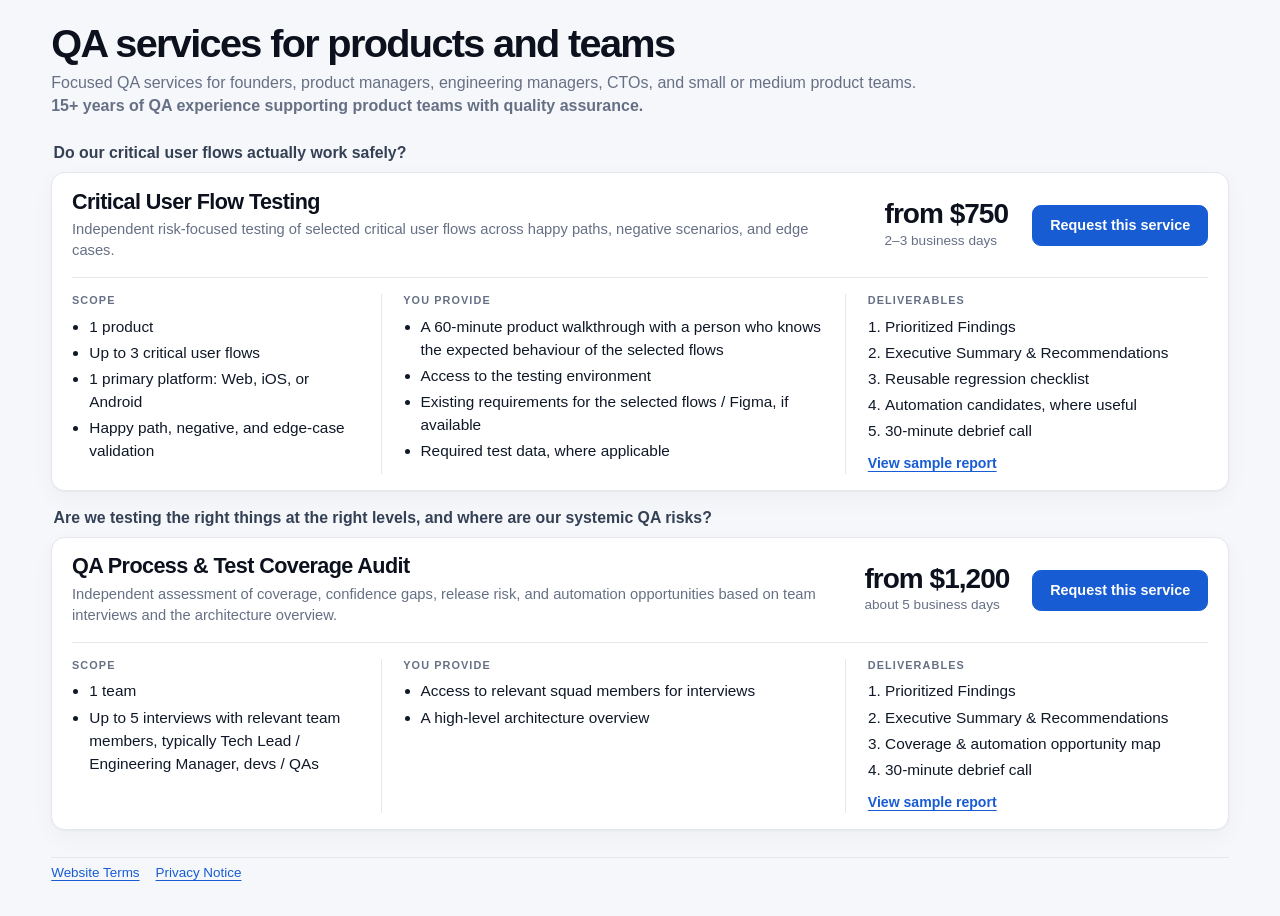
<file: index.html>
<!DOCTYPE html>
<html lang="en">
  <head>
    <meta charset="utf-8" />
    <meta name="viewport" content="width=device-width, initial-scale=1" />
    <title>QA services for products and teams</title>
    <meta
      name="description"
      content="Independent QA risk reviews for critical user flows, QA process and test coverage. Scope-based fixed quotes, written findings, short turnaround."
    />
    <meta property="og:title" content="QA services for products and teams" />
    <meta
      property="og:description"
      content="Independent QA risk reviews for critical user flows, QA process and test coverage. Scope-based fixed quotes, written findings, short turnaround."
    />
    <meta property="og:type" content="website" />
    <meta property="og:url" content="https://qa-audits.com/" />
    <link rel="canonical" href="https://qa-audits.com/" />
    <link
      rel="icon"
      href="data:image/svg+xml,%3Csvg xmlns='http://www.w3.org/2000/svg' viewBox='0 0 32 32'%3E%3Crect width='32' height='32' fill='%23175cd3'/%3E%3Crect x='6' y='14' width='20' height='4' fill='white'/%3E%3C/svg%3E"
    />
    <link rel="stylesheet" href="styles.css" />
    <link rel="stylesheet" href="modal.css" />
    <link rel="stylesheet" href="legal.css" />
    <script src="script.js" defer></script>
    <script src="legal.js" defer></script>
  </head>
  <body>
    <a class="skip-link" href="#main">Skip to content</a>

    <main id="main">
      <section class="hero wrap" aria-labelledby="hero-title">
        <h1 id="hero-title">QA services for products and teams</h1>
        <p class="lede">
          Focused QA services for founders, product managers, engineering managers, CTOs, and small or medium product teams.<br />
          <strong>15+ years of QA experience supporting product teams with quality assurance.</strong>
        </p>
      </section>

      <section id="audits" class="services wrap" aria-label="QA service packages">
        <div class="service-choice">
          <p class="package-question">Do our critical user flows actually work safely?</p>

          <article class="package" id="product-quality" aria-labelledby="product-quality-title">
            <div class="package-top">
              <div class="package-intro">
                <h2 id="product-quality-title">Critical User Flow Testing</h2>
                <p class="service-description">
                  Independent risk-focused testing of selected critical user flows across happy paths, negative scenarios, and edge cases.
                </p>
              </div>

              <div class="commercial">
                <div class="commercial-copy">
                  <span class="price">from $750</span>
                  <span class="turnaround">2–3 business days</span>
                </div>
                <button
                  type="button"
                  class="button select-audit"
                  data-audit="product-quality"
                  aria-pressed="false"
                  aria-haspopup="dialog"
                  aria-controls="enquiry-dialog"
                >
                  Request this service
                </button>
              </div>
            </div>

            <div class="package-grid">
              <div class="package-column">
                <h3>Scope</h3>
                <ul>
                  <li>1 product</li>
                  <li>Up to 3 critical user flows</li>
                  <li>1 primary platform: Web, iOS, or Android</li>
                  <li>Happy path, negative, and edge-case validation</li>
                </ul>
              </div>

              <div class="package-column">
                <h3>You provide</h3>
                <ul>
                  <li>A 60-minute product walkthrough with a person who knows the expected behaviour of the selected flows</li>
                  <li>Access to the testing environment</li>
                  <li>Existing requirements for the selected flows / Figma, if available</li>
                  <li>Required test data, where applicable</li>
                </ul>
              </div>

              <div class="package-column">
                <h3>Deliverables</h3>
                <ol>
                  <li>Prioritized Findings</li>
                  <li>Executive Summary &amp; Recommendations</li>
                  <li>Reusable regression checklist</li>
                  <li>Automation candidates, where useful</li>
                  <li>30-minute debrief call</li>
                </ol>
                <button
                  type="button"
                  class="sample-report-link"
                  data-sample-src="samples/critical-user-flow-testing-sample.pdf.b64"
                  data-sample-name="Critical User Flow Testing (Sample Report)"
                >
                  View sample report
                </button>
              </div>
            </div>
          </article>
        </div>

        <div class="service-choice">
          <p class="package-question">Are we testing the right things at the right levels, and where are our systemic QA risks?</p>

          <article class="package" id="process-coverage" aria-labelledby="process-coverage-title">
            <div class="package-top">
              <div class="package-intro">
                <h2 id="process-coverage-title">QA Process &amp; Test Coverage Audit</h2>
                <p class="service-description">
                  Independent assessment of coverage, confidence gaps, release risk, and automation opportunities based on team interviews and the architecture overview.
                </p>
              </div>

              <div class="commercial">
                <div class="commercial-copy">
                  <span class="price">from $1,200</span>
                  <span class="turnaround">about 5 business days</span>
                </div>
                <button
                  type="button"
                  class="button select-audit"
                  data-audit="process-coverage"
                  aria-pressed="false"
                  aria-haspopup="dialog"
                  aria-controls="enquiry-dialog"
                >
                  Request this service
                </button>
              </div>
            </div>

            <div class="package-grid">
              <div class="package-column">
                <h3>Scope</h3>
                <ul>
                  <li>1 team</li>
                  <li>Up to 5 interviews with relevant team members, typically Tech Lead / Engineering Manager, devs / QAs</li>
                </ul>
              </div>

              <div class="package-column">
                <h3>You provide</h3>
                <ul>
                  <li>Access to relevant squad members for interviews</li>
                  <li>A high-level architecture overview</li>
                </ul>
              </div>

              <div class="package-column">
                <h3>Deliverables</h3>
                <ol>
                  <li>Prioritized Findings</li>
                  <li>Executive Summary &amp; Recommendations</li>
                  <li>Coverage &amp; automation opportunity map</li>
                  <li>30-minute debrief call</li>
                </ol>
                <button
                  type="button"
                  class="sample-report-link"
                  data-sample-src="samples/qa-process-test-coverage-audit-sample.pdf.b64"
                  data-sample-name="QA Process & Test Coverage Audit (Sample Report)"
                >
                  View sample report
                </button>
              </div>
            </div>
          </article>
        </div>
      </section>
    </main>

    <footer class="site-footer wrap">
      <a class="legal-link" href="terms.html" data-legal-title="Website Terms">Website Terms</a>
      <a class="legal-link" href="privacy.html" data-legal-title="Privacy Notice">Privacy Notice</a>
    </footer>

    <dialog id="enquiry-dialog" class="enquiry-dialog" aria-label="Request this service">
      <div class="dialog-shell">
        <button type="button" class="dialog-close" id="dialog-close" aria-label="Close enquiry form">×</button>

        <div id="enquiry-choice-view">
          <h2>How would you like to continue?</h2>
          <p class="selected-audit">
            Selected service: <strong id="selected-choice-service-name"></strong>
          </p>

          <div class="contact-options">
            <button type="button" class="contact-path contact-path-primary" id="continue-by-request">
              <span class="contact-path-title">Send a request</span>
              <span class="contact-path-copy">Leave your email and optional context. We’ll get back to you shortly.</span>
            </button>

            <a
              class="contact-path"
              id="continue-by-call"
              href="https://calendly.com/qa-services/qa-service-intro-call"
              target="_blank"
              rel="noopener noreferrer"
            >
              <span class="contact-path-title">Book a 30-minute call</span>
              <span class="contact-path-copy">Choose a convenient time for a video call.</span>
            </a>
          </div>
        </div>

        <div id="enquiry-form-view" hidden>
          <button type="button" class="dialog-back" id="choice-back">← Back to options</button>
          <h2>Send a request</h2>
          <p class="selected-audit">
            Selected service: <strong id="selected-audit-name"></strong>
          </p>

          <form id="enquiry-form" method="POST" target="formsubmit-target">
            <input type="hidden" id="audit-field" name="service" />
            <input type="hidden" id="subject-field" name="_subject" />
            <input type="hidden" id="replyto-field" name="_replyto" />
            <input type="hidden" name="_captcha" value="false" />
            <input type="text" name="_honey" class="honeypot" tabindex="-1" autocomplete="off" />

            <div class="field">
              <label for="visitor-email">Your email</label>
              <input id="visitor-email" name="email" type="email" autocomplete="email" required />
            </div>

            <div class="field">
              <label for="visitor-comment">Comment <span class="optional">(optional)</span></label>
              <textarea
                id="visitor-comment"
                name="comment"
                rows="5"
                placeholder="Product context, questions, preferred meeting time or time zone..."
              ></textarea>
            </div>

            <p class="privacy-summary">
              We use the email address and message you submit only to respond to your enquiry and manage a potential engagement.
              <a class="legal-link" href="privacy.html" data-legal-title="Privacy Notice">See Privacy Notice.</a>
            </p>

            <button id="enquiry-submit" type="submit" class="button button-primary">Send request</button>
            <p id="form-status" class="form-status" role="status" aria-live="polite"></p>
          </form>
        </div>

        <div id="enquiry-success" class="enquiry-success" hidden>
          <h2>Request successfully sent!</h2>
          <p>We’ll contact you shortly.</p>
          <button type="button" class="button button-primary" id="success-close">Close</button>
        </div>
      </div>
    </dialog>

    <dialog id="legal-dialog" class="legal-dialog" aria-labelledby="legal-dialog-title">
      <div class="legal-dialog-shell">
        <div class="legal-dialog-header">
          <h2 id="legal-dialog-title">Legal document</h2>
          <button type="button" class="legal-dialog-close" id="legal-dialog-close" aria-label="Close legal document">×</button>
        </div>
        <div id="legal-dialog-content" class="legal-dialog-content" role="document"></div>
      </div>
    </dialog>

    <iframe
      id="formsubmit-target"
      name="formsubmit-target"
      class="submit-target"
      title="Form submission response"
    ></iframe>
  </body>
</html>
</file>
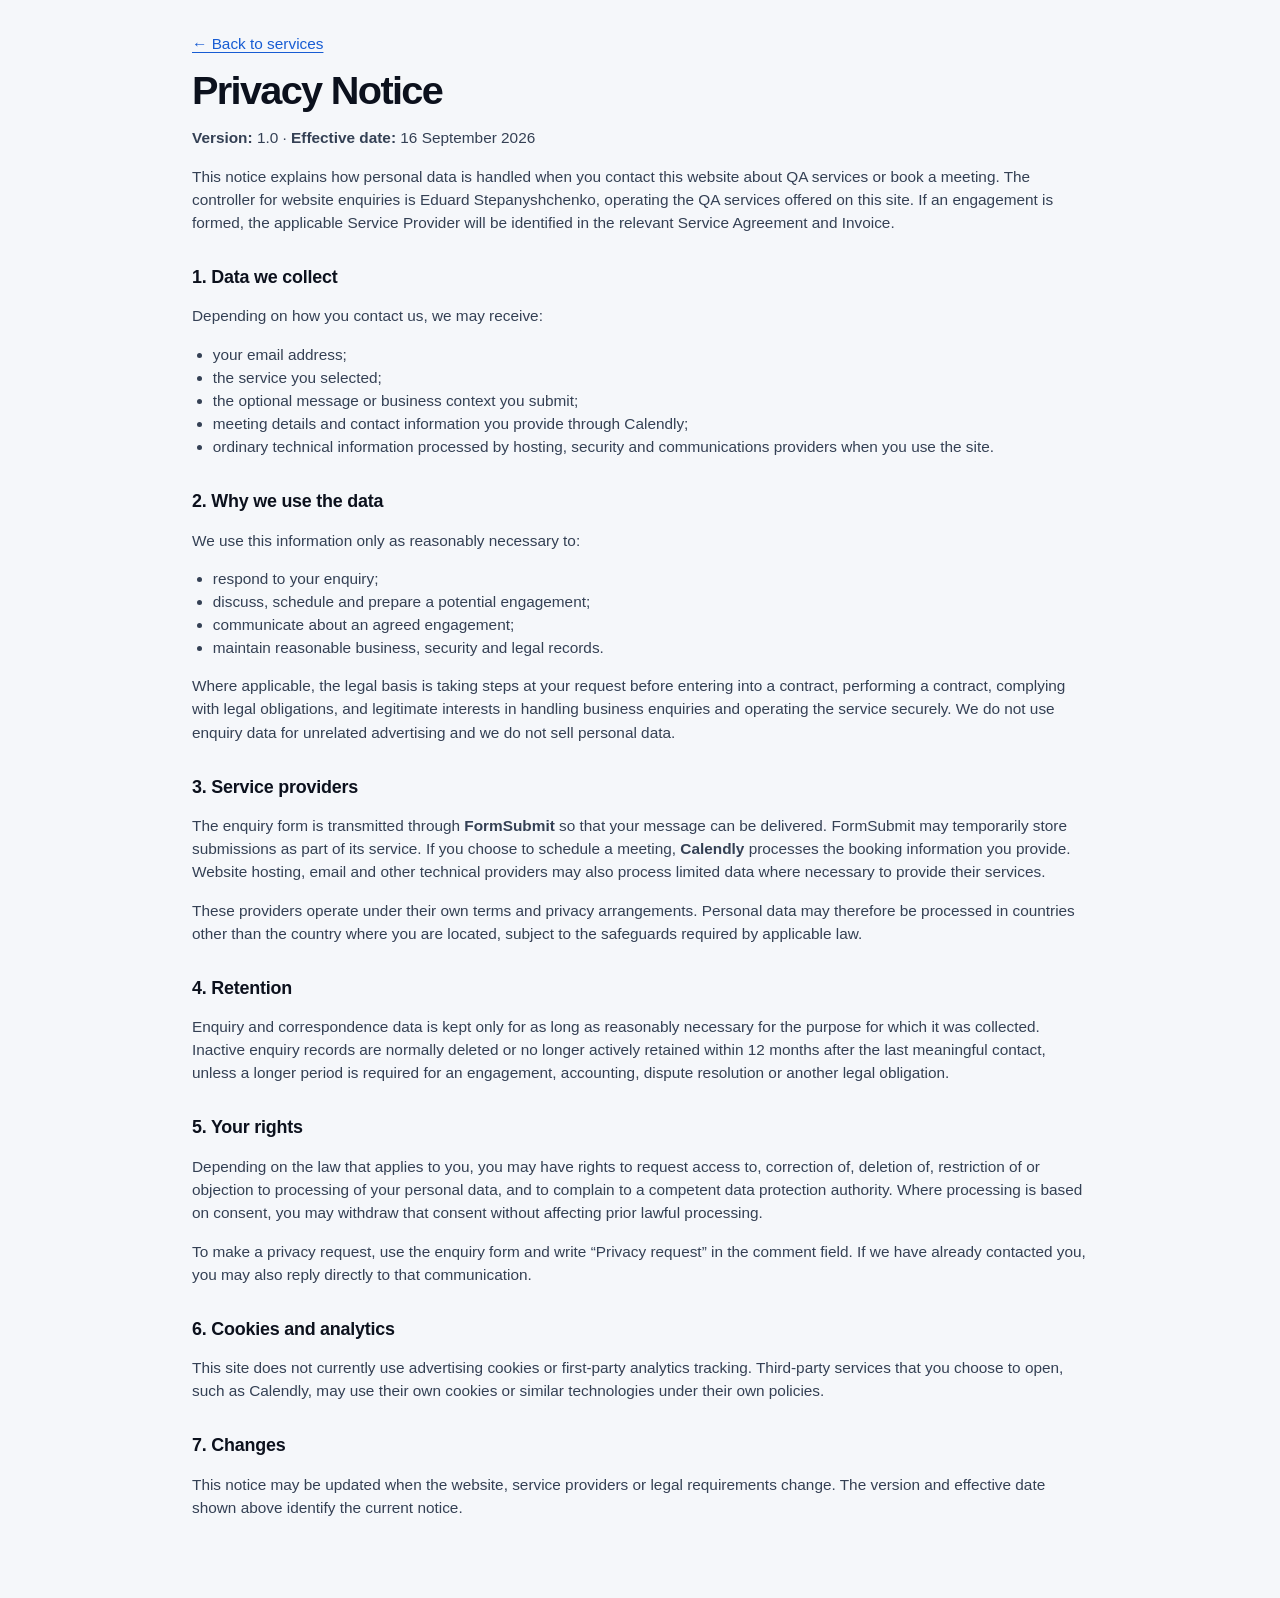
<file: privacy.html>
<!DOCTYPE html>
<html lang="en">
  <head>
    <meta charset="utf-8" />
    <meta name="viewport" content="width=device-width, initial-scale=1" />
    <title>Privacy Notice | QA services</title>
    <meta name="description" content="Privacy Notice for QA service enquiries and scheduling." />
    <link rel="canonical" href="https://qa-audits.com/privacy.html" />
    <link rel="stylesheet" href="styles.css" />
    <link rel="stylesheet" href="legal.css" />
  </head>
  <body>
    <a class="skip-link" href="#main">Skip to content</a>

    <main id="main" class="wrap legal-page">
      <p><a href="index.html">← Back to services</a></p>
      <h1>Privacy Notice</h1>
      <p><strong>Version:</strong> 1.0 · <strong>Effective date:</strong> 16 September 2026</p>

      <p>
        This notice explains how personal data is handled when you contact this website about QA services or book a meeting. The controller for website enquiries is Eduard Stepanyshchenko, operating the QA services offered on this site. If an engagement is formed, the applicable Service Provider will be identified in the relevant Service Agreement and Invoice.
      </p>

      <h2>1. Data we collect</h2>
      <p>Depending on how you contact us, we may receive:</p>
      <ul>
        <li>your email address;</li>
        <li>the service you selected;</li>
        <li>the optional message or business context you submit;</li>
        <li>meeting details and contact information you provide through Calendly;</li>
        <li>ordinary technical information processed by hosting, security and communications providers when you use the site.</li>
      </ul>

      <h2>2. Why we use the data</h2>
      <p>We use this information only as reasonably necessary to:</p>
      <ul>
        <li>respond to your enquiry;</li>
        <li>discuss, schedule and prepare a potential engagement;</li>
        <li>communicate about an agreed engagement;</li>
        <li>maintain reasonable business, security and legal records.</li>
      </ul>
      <p>
        Where applicable, the legal basis is taking steps at your request before entering into a contract, performing a contract, complying with legal obligations, and legitimate interests in handling business enquiries and operating the service securely. We do not use enquiry data for unrelated advertising and we do not sell personal data.
      </p>

      <h2>3. Service providers</h2>
      <p>
        The enquiry form is transmitted through <strong>FormSubmit</strong> so that your message can be delivered. FormSubmit may temporarily store submissions as part of its service. If you choose to schedule a meeting, <strong>Calendly</strong> processes the booking information you provide. Website hosting, email and other technical providers may also process limited data where necessary to provide their services.
      </p>
      <p>
        These providers operate under their own terms and privacy arrangements. Personal data may therefore be processed in countries other than the country where you are located, subject to the safeguards required by applicable law.
      </p>

      <h2>4. Retention</h2>
      <p>
        Enquiry and correspondence data is kept only for as long as reasonably necessary for the purpose for which it was collected. Inactive enquiry records are normally deleted or no longer actively retained within 12 months after the last meaningful contact, unless a longer period is required for an engagement, accounting, dispute resolution or another legal obligation.
      </p>

      <h2>5. Your rights</h2>
      <p>
        Depending on the law that applies to you, you may have rights to request access to, correction of, deletion of, restriction of or objection to processing of your personal data, and to complain to a competent data protection authority. Where processing is based on consent, you may withdraw that consent without affecting prior lawful processing.
      </p>
      <p>
        To make a privacy request, use the enquiry form and write “Privacy request” in the comment field. If we have already contacted you, you may also reply directly to that communication.
      </p>

      <h2>6. Cookies and analytics</h2>
      <p>
        This site does not currently use advertising cookies or first-party analytics tracking. Third-party services that you choose to open, such as Calendly, may use their own cookies or similar technologies under their own policies.
      </p>

      <h2>7. Changes</h2>
      <p>
        This notice may be updated when the website, service providers or legal requirements change. The version and effective date shown above identify the current notice.
      </p>
    </main>
  </body>
</html>
</file>
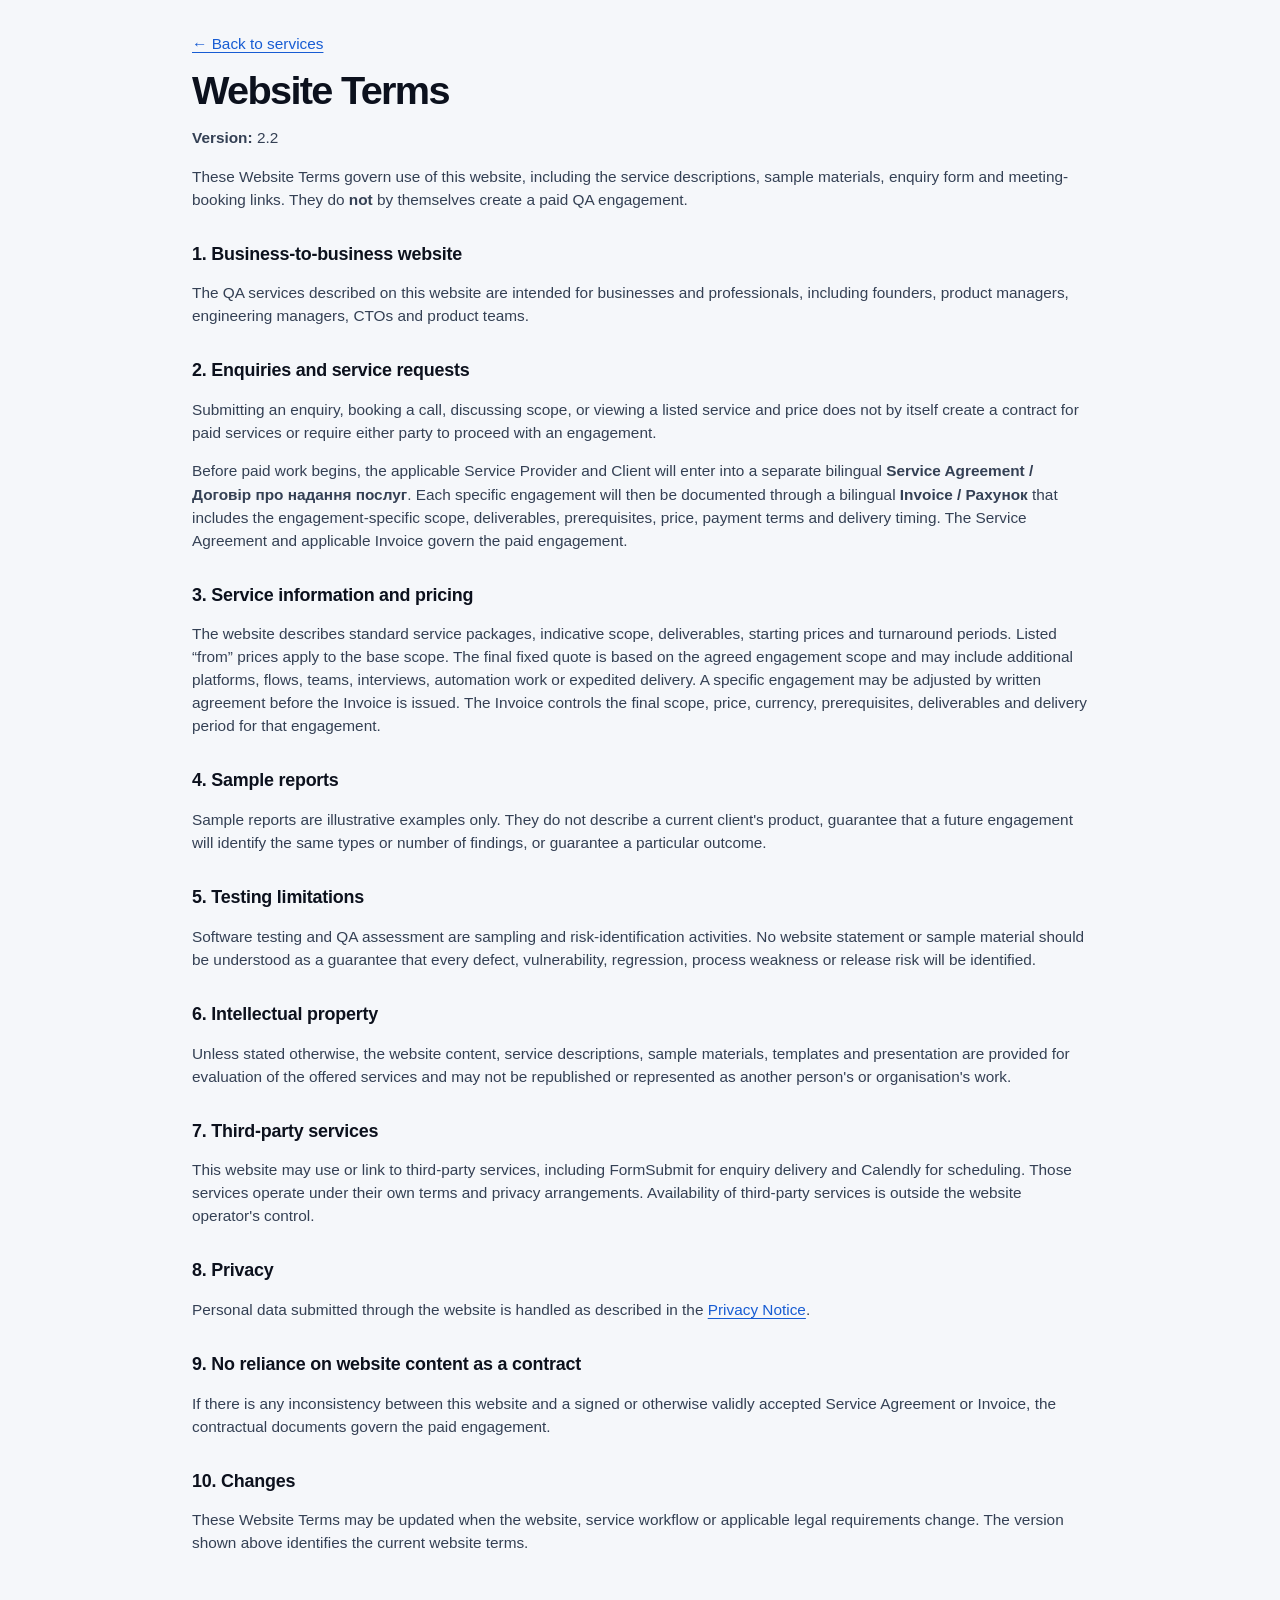
<file: terms.html>
<!DOCTYPE html>
<html lang="en">
  <head>
    <meta charset="utf-8" />
    <meta name="viewport" content="width=device-width, initial-scale=1" />
    <title>Website Terms | QA services</title>
    <meta
      name="description"
      content="Website terms for QA service information, enquiries, scheduling and sample materials."
    />
    <link rel="canonical" href="https://qa-audits.com/terms.html" />
    <link rel="stylesheet" href="styles.css" />
    <link rel="stylesheet" href="legal.css" />
  </head>
  <body>
    <a class="skip-link" href="#main">Skip to content</a>

    <main id="main" class="wrap legal-page">
      <p><a href="index.html">← Back to services</a></p>
      <h1>Website Terms</h1>
      <p><strong>Version:</strong> 2.2</p>

      <p>
        These Website Terms govern use of this website, including the service descriptions,
        sample materials, enquiry form and meeting-booking links. They do <strong>not</strong>
        by themselves create a paid QA engagement.
      </p>

      <h2>1. Business-to-business website</h2>
      <p>
        The QA services described on this website are intended for businesses and professionals,
        including founders, product managers, engineering managers, CTOs and product teams.
      </p>

      <h2>2. Enquiries and service requests</h2>
      <p>
        Submitting an enquiry, booking a call, discussing scope, or viewing a listed service and
        price does not by itself create a contract for paid services or require either party to
        proceed with an engagement.
      </p>
      <p>
        Before paid work begins, the applicable Service Provider and Client will enter into a
        separate bilingual <strong>Service Agreement / Договір про надання послуг</strong>.
        Each specific engagement will then be documented through a bilingual
        <strong>Invoice / Рахунок</strong> that includes the engagement-specific scope, deliverables, prerequisites, price, payment terms and delivery timing.
        The Service Agreement and applicable Invoice govern the paid engagement.
      </p>

      <h2>3. Service information and pricing</h2>
      <p>
        The website describes standard service packages, indicative scope, deliverables, starting
        prices and turnaround periods. Listed “from” prices apply to the base scope. The final
        fixed quote is based on the agreed engagement scope and may include additional platforms,
        flows, teams, interviews, automation work or expedited delivery. A specific engagement may
        be adjusted by written agreement before the Invoice is issued. The Invoice controls the
        final scope, price, currency, prerequisites, deliverables and delivery period for that
        engagement.
      </p>

      <h2>4. Sample reports</h2>
      <p>
        Sample reports are illustrative examples only. They do not describe a current client's
        product, guarantee that a future engagement will identify the same types or number of
        findings, or guarantee a particular outcome.
      </p>

      <h2>5. Testing limitations</h2>
      <p>
        Software testing and QA assessment are sampling and risk-identification activities.
        No website statement or sample material should be understood as a guarantee that every
        defect, vulnerability, regression, process weakness or release risk will be identified.
      </p>

      <h2>6. Intellectual property</h2>
      <p>
        Unless stated otherwise, the website content, service descriptions, sample materials,
        templates and presentation are provided for evaluation of the offered services and may
        not be republished or represented as another person's or organisation's work.
      </p>

      <h2>7. Third-party services</h2>
      <p>
        This website may use or link to third-party services, including FormSubmit for enquiry
        delivery and Calendly for scheduling. Those services operate under their own terms and
        privacy arrangements. Availability of third-party services is outside the website
        operator's control.
      </p>

      <h2>8. Privacy</h2>
      <p>
        Personal data submitted through the website is handled as described in the
        <a href="privacy.html">Privacy Notice</a>.
      </p>

      <h2>9. No reliance on website content as a contract</h2>
      <p>
        If there is any inconsistency between this website and a signed or otherwise validly
        accepted Service Agreement or Invoice, the contractual documents govern the paid
        engagement.
      </p>

      <h2>10. Changes</h2>
      <p>
        These Website Terms may be updated when the website, service workflow or applicable legal
        requirements change. The version shown above identifies the current website terms.
      </p>
    </main>
  </body>
</html>
</file>
<file: styles.css>
:root {
  --bg: #f5f7fa;
  --surface: #ffffff;
  --surface-soft: #f8fafc;
  --ink: #101828;
  --ink-strong: #0c111d;
  --ink-soft: #667085;
  --ink-muted: #475467;
  --line: #e4e7ec;
  --line-strong: #d0d5dd;
  --accent: #175cd3;
  --accent-hover: #1849a9;
  --accent-soft: #eff4ff;
  --focus: #1570ef;
  --error: #b42318;
  --shadow-card: 0 1px 2px rgba(16, 24, 40, 0.04), 0 8px 24px rgba(16, 24, 40, 0.035);
  --shadow-dialog: 0 24px 64px rgba(16, 24, 40, 0.18);
  --page-max: 92rem;
  --page-pad: clamp(1.25rem, 4vw, 4rem);
}

*,
*::before,
*::after {
  box-sizing: border-box;
}

html {
  background: var(--bg);
}

body {
  margin: 0;
  min-height: 100vh;
  font-family: Inter, ui-sans-serif, -apple-system, BlinkMacSystemFont, "Segoe UI", sans-serif;
  font-size: 0.96rem;
  line-height: 1.5;
  color: var(--ink);
  background: var(--bg);
  -webkit-font-smoothing: antialiased;
  text-rendering: optimizeLegibility;
}

:focus-visible {
  outline: 3px solid color-mix(in srgb, var(--focus) 28%, transparent);
  outline-offset: 3px;
}

.skip-link {
  position: fixed;
  left: 1rem;
  top: -4rem;
  z-index: 100;
  padding: 0.65rem 0.9rem;
  border-radius: 0.5rem;
  background: var(--ink-strong);
  color: #fff;
  text-decoration: none;
}

.skip-link:focus {
  top: 1rem;
}

.wrap {
  width: min(calc(100% - (2 * var(--page-pad))), var(--page-max));
  margin-inline: auto;
}

.hero {
  padding-block: clamp(1.25rem, 2.6vh, 2rem) clamp(1.35rem, 2.8vh, 2rem);
}

h1,
h2,
h3 {
  margin-top: 0;
  color: var(--ink-strong);
}

h1 {
  margin-bottom: 0.42rem;
  font-size: clamp(2.35rem, 3.1vw, 3.2rem);
  font-weight: 700;
  line-height: 1.02;
  letter-spacing: -0.042em;
}

.lede {
  margin: 0;
  max-width: 68rem;
  color: var(--ink-soft);
  font-size: clamp(1rem, 1.08vw, 1.1rem);
  line-height: 1.45;
}

.services {
  display: grid;
  gap: clamp(1rem, 1.6vh, 1.35rem);
  padding-bottom: clamp(1.5rem, 3vh, 2.5rem);
}

.service-choice {
  min-width: 0;
}

.package-question {
  margin: 0 0 0.52rem 0.15rem;
  color: #344054;
  font-size: 0.99rem;
  font-weight: 600;
  line-height: 1.35;
}

.package {
  min-width: 0;
  padding: clamp(1.05rem, 1.25vw, 1.35rem) clamp(1.1rem, 1.55vw, 1.6rem) clamp(1rem, 1.2vw, 1.3rem);
  border: 1px solid var(--line);
  border-radius: 0.85rem;
  background: var(--surface);
  box-shadow: var(--shadow-card);
  transition: border-color 140ms ease, box-shadow 140ms ease;
}

.package.is-selected {
  border-color: #84adff;
  box-shadow: 0 0 0 3px rgba(23, 92, 211, 0.07), var(--shadow-card);
}

.package-top {
  display: grid;
  grid-template-columns: minmax(0, 1fr) auto;
  gap: clamp(1.5rem, 3vw, 4rem);
  align-items: center;
  padding-bottom: 0.95rem;
  border-bottom: 1px solid var(--line);
}

.package-intro {
  min-width: 0;
}

.package h2 {
  margin: 0;
  font-size: clamp(1.35rem, 1.55vw, 1.65rem);
  font-weight: 700;
  line-height: 1.08;
  letter-spacing: -0.028em;
}

.service-description {
  margin: 0.38rem 0 0;
  max-width: 62rem;
  color: var(--ink-soft);
  font-size: 0.92rem;
  line-height: 1.45;
}

.commercial {
  display: flex;
  flex: 0 0 auto;
  gap: clamp(1rem, 1.8vw, 1.6rem);
  align-items: center;
}

.commercial-copy {
  display: grid;
  min-width: 7.8rem;
  gap: 0.15rem;
}

.price {
  color: var(--ink-strong);
  font-size: clamp(1.75rem, 1.8vw, 2rem);
  font-weight: 700;
  font-variant-numeric: tabular-nums;
  letter-spacing: -0.035em;
  line-height: 1;
}

.turnaround {
  color: var(--ink-soft);
  font-size: 0.85rem;
  white-space: nowrap;
}

.package-grid {
  display: grid;
  grid-template-columns: minmax(0, 0.85fr) minmax(0, 1.28fr) minmax(0, 1fr);
  margin-top: 1rem;
}

.package-column {
  min-width: 0;
  padding-inline: clamp(1rem, 1.7vw, 1.75rem);
}

.package-column:first-child {
  padding-left: 0;
}

.package-column:last-child {
  padding-right: 0;
}

.package-column + .package-column {
  border-left: 1px solid var(--line);
}

.package h3 {
  margin: 0 0 0.48rem;
  color: var(--ink-soft);
  font-size: 0.68rem;
  font-weight: 700;
  line-height: 1.2;
  letter-spacing: 0.1em;
  text-transform: uppercase;
}

.package ul,
.package ol {
  margin: 0;
  padding-left: 1.08rem;
}

.package li + li {
  margin-top: 0.2rem;
}

.sample-report-link {
  appearance: none;
  margin-top: 0.65rem;
  padding: 0;
  border: 0;
  background: transparent;
  color: var(--accent);
  font: inherit;
  font-size: 0.88rem;
  font-weight: 650;
  text-decoration: underline;
  text-decoration-thickness: 1px;
  text-underline-offset: 0.2rem;
  cursor: pointer;
}

.sample-report-link:hover {
  color: var(--accent-hover);
}

.button {
  appearance: none;
  display: inline-flex;
  min-height: 2.55rem;
  align-items: center;
  justify-content: center;
  padding: 0.62rem 1.05rem;
  border: 1px solid var(--accent);
  border-radius: 0.55rem;
  background: var(--accent);
  color: #fff;
  font: inherit;
  font-size: 0.9rem;
  font-weight: 650;
  line-height: 1.2;
  text-decoration: none;
  white-space: nowrap;
  cursor: pointer;
  transition: background 120ms ease, border-color 120ms ease, box-shadow 120ms ease;
}

.button:hover {
  border-color: var(--accent-hover);
  background: var(--accent-hover);
  box-shadow: 0 2px 6px rgba(23, 92, 211, 0.18);
}

.button:active {
  box-shadow: none;
}

.button:disabled {
  cursor: wait;
  opacity: 0.65;
}

.select-audit[aria-pressed="true"] {
  border-color: #b2ccff;
  background: var(--accent-soft);
  color: #1849a9;
  box-shadow: none;
}

.enquiry-dialog {
  width: min(36rem, calc(100vw - 2rem));
  max-height: calc(100vh - 2rem);
  padding: 0;
  overflow: auto;
  border: 1px solid var(--line);
  border-radius: 0.8rem;
  background: transparent;
  color: var(--ink);
  box-shadow: var(--shadow-dialog);
}

.enquiry-dialog::backdrop {
  background: rgba(16, 24, 40, 0.46);
  backdrop-filter: blur(2px);
}

.dialog-shell {
  position: relative;
  padding: clamp(1.4rem, 4vw, 2rem);
  background: var(--surface);
}

.enquiry-dialog[open] .dialog-shell {
  animation: dialog-in 140ms ease-out;
}

.dialog-close {
  position: absolute;
  top: 0.85rem;
  right: 0.85rem;
  width: 2.15rem;
  height: 2.15rem;
  border: 1px solid var(--line);
  border-radius: 999px;
  background: var(--surface);
  color: var(--ink-soft);
  font: inherit;
  font-size: 1.25rem;
  line-height: 1;
  cursor: pointer;
}

.dialog-close:hover {
  background: var(--surface-soft);
  color: var(--ink-strong);
}

.selected-audit {
  margin: -0.2rem 2.5rem 1.3rem 0;
  color: var(--ink-soft);
}

.selected-audit strong {
  color: var(--ink-strong);
  font-weight: 650;
}

.field {
  display: grid;
  gap: 0.42rem;
  margin-bottom: 1rem;
}

.field label {
  font-size: 0.92rem;
  font-weight: 650;
  color: #344054;
}

.optional {
  color: var(--ink-soft);
  font-weight: 450;
}

.field input,
.field textarea {
  width: 100%;
  max-width: 100%;
  padding: 0.75rem 0.82rem;
  border: 1px solid var(--line-strong);
  border-radius: 0.5rem;
  background: #fff;
  color: var(--ink);
  font: inherit;
  transition: border-color 120ms ease, box-shadow 120ms ease;
}

.field input:focus,
.field textarea:focus {
  border-color: #84adff;
  outline: none;
  box-shadow: 0 0 0 3px rgba(23, 92, 211, 0.08);
}

.field textarea {
  min-height: 7rem;
  resize: vertical;
}

.button-primary {
  width: 100%;
  margin-top: 0.15rem;
}

.form-status {
  margin: 0.75rem 0 0;
  color: var(--ink-soft);
  font-size: 0.88rem;
}

.form-status:empty {
  display: none;
}

.form-status.is-error {
  color: var(--error);
}

.enquiry-success {
  padding-block: 0.5rem 0.25rem;
  text-align: center;
}

.enquiry-success h2 {
  margin-bottom: 0.5rem;
}

.enquiry-success p {
  margin: 0 0 1.4rem;
  color: var(--ink-soft);
  font-size: 0.95rem;
}

.honeypot,
.submit-target {
  position: absolute !important;
  width: 1px !important;
  height: 1px !important;
  overflow: hidden !important;
  clip: rect(0, 0, 0, 0) !important;
  white-space: nowrap !important;
  border: 0 !important;
}

@keyframes dialog-in {
  from {
    opacity: 0;
    transform: translateY(0.35rem) scale(0.99);
  }
  to {
    opacity: 1;
    transform: translateY(0) scale(1);
  }
}

@media (min-width: 70rem) {
  h1,
  .lede {
    white-space: nowrap;
  }
}

@media (min-width: 96rem) {
  :root {
    --page-max: 96rem;
    --page-pad: 4.5rem;
  }

  .package-grid {
    grid-template-columns: minmax(0, 0.78fr) minmax(0, 1.35fr) minmax(0, 1.05fr);
  }
}

@media (max-width: 64rem) {
  .package-top {
    gap: 1.25rem;
  }

  .commercial {
    align-items: flex-end;
    flex-direction: column;
    gap: 0.6rem;
  }

  .commercial-copy {
    text-align: right;
  }
}

@media (max-width: 48rem) {
  body {
    font-size: 1rem;
    line-height: 1.55;
  }

  :root {
    --page-pad: 0.75rem;
  }

  .hero {
    padding-block: 1.8rem 1.35rem;
  }

  .lede {
    max-width: none;
  }

  h1 {
    margin-bottom: 0.6rem;
    font-size: clamp(2rem, 9vw, 3rem);
    line-height: 1.05;
  }

  .lede {
    font-size: 1.03rem;
    line-height: 1.5;
  }

  .services {
    gap: 1.5rem;
    padding-bottom: 2rem;
  }

  .package-question {
    margin-bottom: 0.7rem;
    font-size: 1.05rem;
    line-height: 1.4;
  }

  .package {
    padding: 1.2rem;
  }

  .package-top {
    align-items: stretch;
    grid-template-columns: 1fr;
    gap: 1rem;
  }

  .commercial {
    align-items: center;
    flex-direction: row;
    justify-content: space-between;
  }

  .commercial-copy {
    text-align: left;
  }

  .package-grid {
    grid-template-columns: 1fr;
    gap: 0;
    margin-top: 0.3rem;
  }

  .package-column {
    padding: 1rem 0 0;
  }

  .package-column + .package-column {
    margin-top: 1rem;
    border-top: 1px solid var(--line);
    border-left: 0;
  }
}

@media (max-width: 34rem) {
  .commercial {
    align-items: stretch;
    flex-direction: column;
  }

  .commercial-copy {
    text-align: left;
  }

  .commercial .button {
    width: 100%;
  }
}

@media (prefers-reduced-motion: reduce) {
  *,
  *::before,
  *::after {
    scroll-behavior: auto !important;
    transition: none !important;
    animation: none !important;
  }
}
</file>
<file: modal.css>
.contact-options {
  display: grid;
  gap: 0.85rem;
  margin-top: 1.25rem;
}

.contact-path {
  appearance: none;
  display: grid;
  width: 100%;
  gap: 0.25rem;
  padding: 1rem 1.05rem;
  border: 1px solid var(--line-strong);
  border-radius: 0.65rem;
  background: var(--surface);
  color: var(--ink);
  font: inherit;
  text-align: left;
  text-decoration: none;
  cursor: pointer;
  transition: border-color 120ms ease, background 120ms ease, box-shadow 120ms ease;
}

.contact-path:hover {
  border-color: #84adff;
  background: var(--accent-soft);
  box-shadow: 0 2px 8px rgba(23, 92, 211, 0.08);
}

.contact-path-primary {
  border-color: #84adff;
  background: var(--accent-soft);
}

.contact-path-title {
  color: var(--ink-strong);
  font-size: 1rem;
  font-weight: 700;
  line-height: 1.25;
}

.contact-path-copy {
  color: var(--ink-soft);
  font-size: 0.9rem;
  line-height: 1.4;
}

.dialog-back {
  appearance: none;
  margin: 0 0 0.9rem;
  padding: 0;
  border: 0;
  background: transparent;
  color: var(--accent);
  font: inherit;
  font-size: 0.88rem;
  font-weight: 650;
  cursor: pointer;
}

.dialog-back:hover {
  color: var(--accent-hover);
  text-decoration: underline;
  text-underline-offset: 0.2rem;
}

#enquiry-choice-view h2,
#enquiry-form-view h2 {
  margin-bottom: 0.5rem;
}

#enquiry-choice-view .selected-audit {
  margin-bottom: 0;
}
</file>
<file: legal.css>
.site-footer {
  display: flex;
  flex-wrap: wrap;
  gap: 0.65rem 1rem;
  align-items: center;
  padding-block: 0.35rem 2rem;
  border-top: 1px solid var(--line);
  color: var(--ink-soft);
  font-size: 0.84rem;
}

.site-footer a,
.privacy-summary a,
.legal-page a,
.legal-dialog a {
  color: var(--accent);
  text-underline-offset: 0.16rem;
}

.site-footer a:hover,
.privacy-summary a:hover,
.legal-page a:hover,
.legal-dialog a:hover {
  color: var(--accent-hover);
}

.privacy-summary {
  margin: -0.15rem 0 0.95rem;
  color: var(--ink-soft);
  font-size: 0.78rem;
  line-height: 1.45;
}

.legal-page {
  max-width: 56rem;
  padding-block: 2rem 4rem;
}

.legal-page > p:first-child {
  margin-top: 0;
}

.legal-page h1 {
  margin-bottom: 0.65rem;
}

.legal-page h2 {
  margin: 2rem 0 0.55rem;
  font-size: 1.12rem;
  line-height: 1.3;
  letter-spacing: -0.012em;
}

.legal-page p,
.legal-page li {
  color: #344054;
}

.legal-page ul,
.legal-page ol {
  padding-left: 1.3rem;
}

.legal-dialog {
  width: min(54rem, calc(100vw - 2rem));
  max-height: calc(100vh - 2rem);
  padding: 0;
  overflow: hidden;
  border: 1px solid var(--line);
  border-radius: 0.85rem;
  background: var(--surface);
  color: var(--ink);
  box-shadow: var(--shadow-dialog);
}

.legal-dialog::backdrop {
  background: rgba(16, 24, 40, 0.46);
  backdrop-filter: blur(2px);
}

.legal-dialog-shell {
  display: grid;
  grid-template-rows: auto minmax(0, 1fr);
  max-height: calc(100vh - 2rem);
  background: var(--surface);
}

.legal-dialog-header {
  display: flex;
  gap: 1rem;
  align-items: center;
  justify-content: space-between;
  padding: 1.1rem 1.3rem;
  border-bottom: 1px solid var(--line);
}

.legal-dialog-header h2 {
  margin: 0;
  padding-right: 2.5rem;
  font-size: 1.2rem;
  line-height: 1.2;
}

.legal-dialog-close {
  position: absolute;
  top: 0.7rem;
  right: 0.8rem;
  width: 2.15rem;
  height: 2.15rem;
  border: 1px solid var(--line);
  border-radius: 999px;
  background: var(--surface);
  color: var(--ink-soft);
  font: inherit;
  font-size: 1.25rem;
  line-height: 1;
  cursor: pointer;
}

.legal-dialog-close:hover {
  background: var(--surface-soft);
  color: var(--ink-strong);
}

.legal-dialog-content {
  min-height: 8rem;
  padding: 1.25rem 1.4rem 1.6rem;
  overflow: auto;
  overscroll-behavior: contain;
}

.legal-dialog-content h2 {
  margin: 1.7rem 0 0.5rem;
  font-size: 1rem;
  line-height: 1.3;
}

.legal-dialog-content h2:first-child {
  margin-top: 0;
}

.legal-dialog-content p,
.legal-dialog-content li {
  color: #344054;
  font-size: 0.91rem;
  line-height: 1.55;
}

.legal-dialog-content ul,
.legal-dialog-content ol {
  padding-left: 1.2rem;
}

.legal-loading,
.legal-error {
  margin: 0;
  color: var(--ink-soft);
}

@media (max-width: 48rem) {
  .site-footer {
    padding-bottom: 1.4rem;
  }

  .legal-dialog {
    width: calc(100vw - 1rem);
    max-height: calc(100vh - 1rem);
  }

  .legal-dialog-shell {
    max-height: calc(100vh - 1rem);
  }

  .legal-dialog-header {
    padding: 1rem;
  }

  .legal-dialog-content {
    padding: 1rem;
  }

  .legal-page {
    padding-block: 1.4rem 2.5rem;
  }
}
</file>
